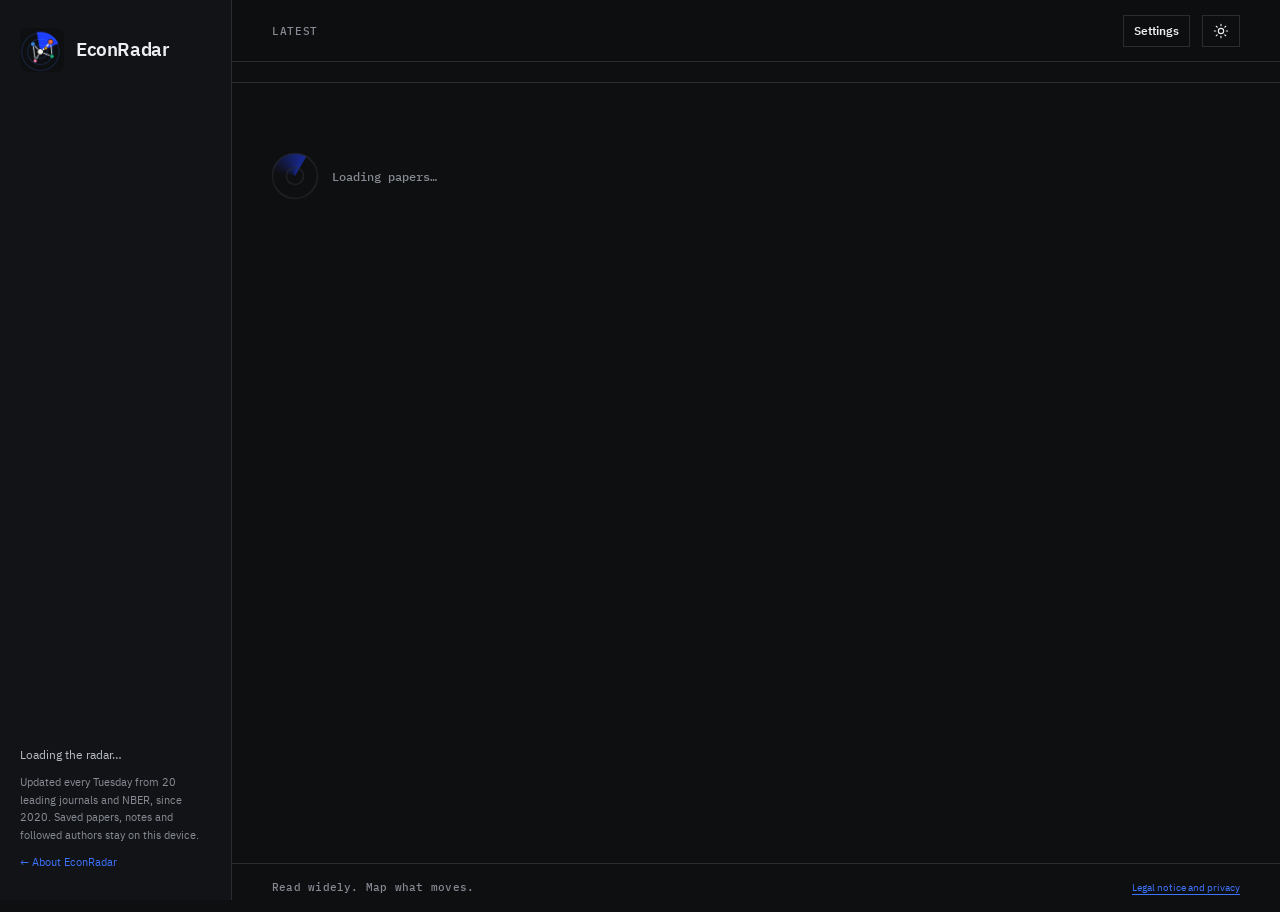
<file: index.html>
<!doctype html>
<html lang="en">
<head>
<meta charset="utf-8">
<meta name="viewport" content="width=device-width, initial-scale=1">
<title>EconRadar</title>
<meta http-equiv="refresh" content="0; url=radar/">
<link rel="canonical" href="radar/">
</head>
<body>
<p><a href="radar/">EconRadar</a></p>
</body>
</html>
</file>
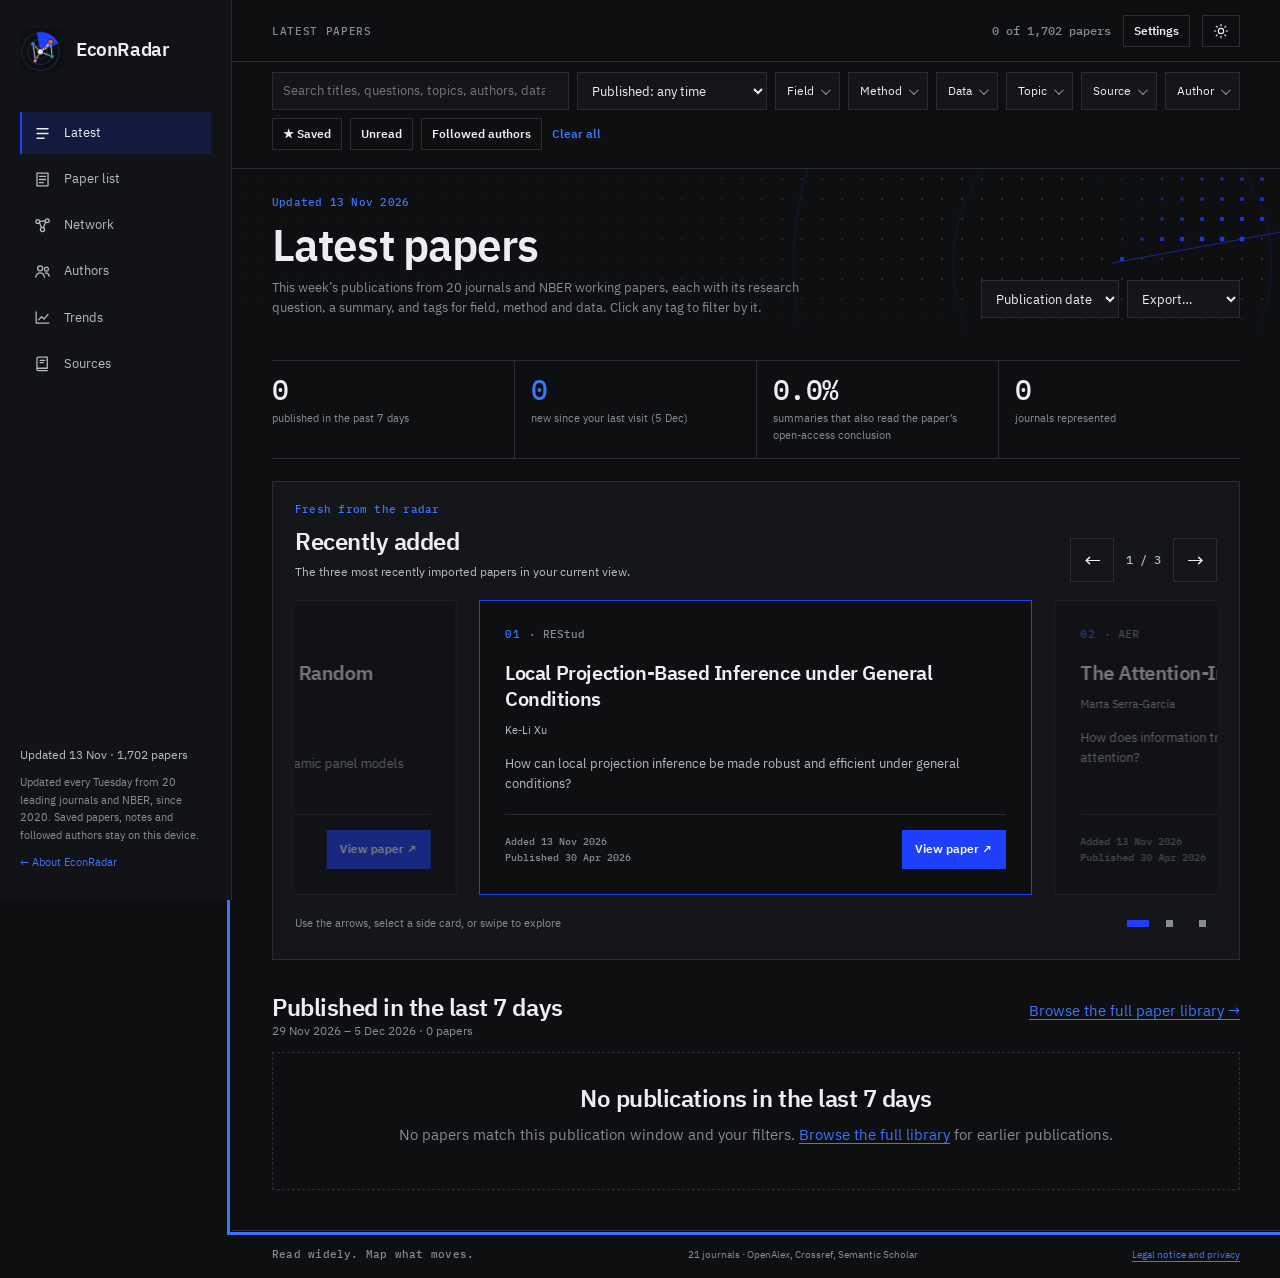
<file: radar/index.html>
<!doctype html>
<html lang="en">
<head>
  <meta charset="utf-8">
  <meta name="viewport" content="width=device-width,initial-scale=1,viewport-fit=cover">
  <meta name="theme-color" content="#0e0f11">
  <script>/* dark unless light was chosen on this device; set before the first paint */try{if(localStorage.getItem('econradar-theme')==='light'){document.documentElement.dataset.theme='light';document.querySelector('meta[name="theme-color"]').content='#ffffff'}}catch(e){}</script>
  <meta name="description" content="New papers from the top economics journals, summarised, tagged and mapped: methods, fields, data and who works on what.">
  <meta name="apple-mobile-web-app-capable" content="yes">
  <meta name="apple-mobile-web-app-title" content="Lit Radar">
  <link rel="manifest" href="manifest.webmanifest">
  <link rel="icon" href="icon-192.png" type="image/png" sizes="192x192">
  <link rel="apple-touch-icon" href="icon-180.png">
  <link rel="stylesheet" href="style.css?v=20">
  <title>EconRadar</title>
</head>
<body>
  <a class="skip" href="#main">Skip to content</a>
  <div class="app-shell">
    <aside class="sidebar">
      <a class="brand" href="#latest"><img src="icon-192.png" alt=""><span>EconRadar</span></a>
      <nav id="nav" aria-label="Main navigation"></nav>
      <div class="side-note">
        <p id="side-status">Loading the radar…</p>
        <p class="side-small">Updated every Tuesday from 20 leading journals and NBER, since 2020. Saved papers, notes and followed authors stay on this device.</p>
        <a href="https://rfernex.github.io/econradar.html">← About EconRadar</a>
      </div>
    </aside>
    <div class="workspace">
      <header class="topbar">
        <span id="crumb">LATEST</span>
        <div class="top-right"><span id="top-count"></span><button id="filter-toggle" class="btn ghost small" type="button" aria-expanded="false" aria-controls="filter-bar">Filters <b id="filter-count" hidden></b></button><button id="settings-toggle" class="btn ghost small" type="button" aria-haspopup="dialog">Settings</button><button id="theme-toggle" class="btn ghost small theme-btn" type="button" aria-label="Switch to light theme"><svg class="i-sun" viewBox="0 0 24 24" aria-hidden="true"><circle cx="12" cy="12" r="4"/><path d="M12 2v2M12 20v2M2 12h2M20 12h2M4.9 4.9l1.4 1.4M17.7 17.7l1.4 1.4M4.9 19.1l1.4-1.4M17.7 6.3l1.4-1.4"/></svg><svg class="i-moon" viewBox="0 0 24 24" aria-hidden="true"><path d="M20 14.5A8 8 0 0 1 9.5 4a8 8 0 1 0 10.5 10.5z"/></svg></button></div>
      </header>
      <section id="filter-bar" class="filter-bar" aria-label="Filters"></section>
      <main id="main" tabindex="-1"><div class="loading radar-loader" role="status"><span class="radar-spin" aria-hidden="true"></span><span>Loading papers…</span></div></main>
      <footer><span>Read widely. Map what moves.</span><span id="footer-status"></span><a href="https://rfernex.github.io/legal.html" target="_blank" rel="noopener">Legal notice and privacy</a></footer>
    </div>
  </div>
  <dialog id="dialog"><form method="dialog" class="dialog-close"><button class="icon-button" aria-label="Close">×</button></form><div id="dialog-content"></div></dialog>
  <dialog id="settings-dialog" aria-labelledby="settings-title">
    <form method="dialog" class="dialog-close"><button class="icon-button" aria-label="Close settings">×</button></form>
    <h2 id="settings-title">Settings</h2>
    <section class="panel zotero-settings" aria-labelledby="zotero-title">
      <h3 id="zotero-title">Zotero</h3>
      <p class="small muted">Save paper references directly to My Library. Your API key is stored in this browser and excluded from EconRadar backups.</p>
      <form id="zotero-form" autocomplete="off">
        <p class="small">Create a dedicated key with <strong>Allow library access</strong> and <strong>Allow write access</strong> enabled for your personal library.</p>
        <a class="small" href="https://www.zotero.org/settings/keys/new" target="_blank" rel="noopener noreferrer">Create a Zotero API key ↗</a>
        <label for="zotero-key">Zotero API key</label>
        <input id="zotero-key" type="password" required autocomplete="off" autocapitalize="none" spellcheck="false">
        <button id="zotero-connect" type="submit" class="btn">Connect Zotero</button>
      </form>
      <p id="zotero-status" class="small" role="status"></p>
      <button id="zotero-disconnect" type="button" class="btn ghost" hidden>Disconnect Zotero</button>
    </section>
  </dialog>
  <div id="tooltip" class="tooltip" role="status" hidden></div>
  <div id="toast" class="toast" role="status" aria-live="polite"></div>
  <script src="vendor/d3.min.js"></script>
  <script type="module" src="app.mjs?v=21"></script>

<link rel="stylesheet" href="../shared/motion.css?v=1">
<script type="module" src="../shared/motion.mjs?v=1"></script>
</body>
</html>
</file>
<file: radar/style.css>
/* EconRadar. Tokens first; every colour below is a role. Dark is the default theme;
   light applies when the top-bar toggle sets data-theme="light" on <html>. */
@font-face{font-family:"IBM Plex Sans";font-weight:400;font-style:normal;font-display:swap;src:url(vendor/plex/IBMPlexSans-Regular.woff2) format("woff2")}
@font-face{font-family:"IBM Plex Sans";font-weight:500;font-style:normal;font-display:swap;src:url(vendor/plex/IBMPlexSans-Medium.woff2) format("woff2")}
@font-face{font-family:"IBM Plex Sans";font-weight:600 700;font-style:normal;font-display:swap;src:url(vendor/plex/IBMPlexSans-SemiBold.woff2) format("woff2")}
@font-face{font-family:"IBM Plex Mono";font-weight:400 600;font-style:normal;font-display:swap;src:url(vendor/plex/IBMPlexMono-Medium.woff2) format("woff2")}
:root{color-scheme:dark;--sans:"IBM Plex Sans","Helvetica Neue",Arial,sans-serif;--mono:"IBM Plex Mono",ui-monospace,SFMono-Regular,Menlo,monospace;
 --paper:#0e0f11;--card:#15161a;--surface-1:#15161a;--rail:#121316;--ink:#eceef1;--text-primary:#eceef1;--text-secondary:#b6bac2;--muted:#868b94;--line:#2a2c32;--line-soft:#1f2126;
 --accent:#1f3fff;--accent-ink:#ffffff;--accent-soft:#121a40;--accent-hi:#3d74ff;--focus:#3d74ff;--shadow:none;
 --net-edge:#5c6068;--net-new:#f2f3f5;--net-muted:#33363d;--kind-method:#d4d7dd;--kind-data:#8a8e96;
 --series-1:#3987e5;--series-2:#d95926;--series-3:#199e70;--series-4:#c98500;--series-5:#d55181;--series-6:#008300;--series-7:#9085e9;--series-8:#e66767;--series-other:#7d827c;
 --seq-1:#1a2c40;--seq-2:#104281;--seq-3:#184f95;--seq-4:#256abf;--seq-5:#3987e5;--seq-6:#6da7ec;--seq-7:#9ec5f4;
 --good:#3fbf5f;--warn-bg:#3a2f1c;--warn-ink:#f0cc8e;--dot:134,139,148;--hot:31,63,255;
 font:15px/1.55 var(--sans);background:var(--paper);color:var(--ink)}
:root[data-theme="light"]{color-scheme:light;
 --paper:#ffffff;--card:#ffffff;--surface-1:#ffffff;--rail:#f4f5f6;--ink:#0d0e10;--text-primary:#0d0e10;--text-secondary:#3a3d44;--muted:#5f636b;--line:#e3e5e8;--line-soft:#eceef1;
 --accent:#1f3fff;--accent-ink:#ffffff;--accent-soft:#eceeff;--accent-hi:#1f3fff;--focus:#4d66ff;--shadow:none;
 --net-edge:#8f939a;--net-new:#0d0e10;--net-muted:#d3d6db;--kind-method:#3a3d44;--kind-data:#8a8e96;
 --series-1:#2a78d6;--series-2:#eb6834;--series-3:#1baf7a;--series-4:#eda100;--series-5:#e87ba4;--series-6:#008300;--series-7:#6250d6;--series-8:#e34948;--series-other:#9a9d97;
 --seq-1:#cde2fb;--seq-2:#9ec5f4;--seq-3:#6da7ec;--seq-4:#3987e5;--seq-5:#256abf;--seq-6:#184f95;--seq-7:#0d366b;
 --good:#0ca30c;--warn-bg:#f6ead6;--warn-ink:#80561c;--dot:154,158,166;--hot:31,63,255}
*{box-sizing:border-box}body{margin:0;background:var(--paper)}button,input,select,textarea{font:inherit;color:inherit}button{cursor:pointer}
a{color:var(--accent-hi);text-underline-offset:3px}[hidden]{display:none!important}
:focus-visible{outline:3px solid var(--focus);outline-offset:2px}
.skip{position:absolute;left:-999px;top:8px;z-index:30;background:var(--card);padding:8px 12px;border-radius:0}.skip:focus{left:8px}
h1,h2,h3,.serif{font-family:var(--sans);font-weight:600;letter-spacing:-.02em}
h1{font-size:clamp(30px,4vw,44px);line-height:1.08;margin:0 0 10px}h2{font-size:24px;line-height:1.25;margin:0 0 10px}h3{font-size:18px;line-height:1.35;margin:0 0 6px}p{margin:0 0 12px}
.eyebrow{display:block;text-transform:uppercase;letter-spacing:.16em;color:var(--muted);font-size:10px;font-weight:650;margin-bottom:10px}
.muted{color:var(--muted)}.small{font-size:12px}.nowrap{white-space:nowrap}

/* shell */
.sidebar{position:fixed;inset:0 auto 0 0;width:232px;padding:28px 20px;background:var(--rail);border-right:1px solid var(--line);display:flex;flex-direction:column;z-index:5}
.brand{display:flex;gap:12px;align-items:center;text-decoration:none;color:var(--ink);font:600 19px/1.15 var(--sans);letter-spacing:-.02em}.brand img{width:44px;height:44px;border-radius:0}
.brand small{display:block;font:500 9px/2 var(--mono);letter-spacing:.08em;color:var(--muted)}
#nav{display:grid;gap:4px;margin-top:40px}
.nav-link{display:flex;align-items:center;gap:12px;padding:11px 13px;border-radius:0;text-decoration:none;color:var(--text-secondary);font-size:13px}
.nav-link svg{width:19px;height:19px;fill:none;stroke:currentColor;stroke-width:1.6;stroke-linecap:round;stroke-linejoin:round;flex:none}
.nav-link:hover{background:var(--accent-soft)}.nav-link.active{background:var(--accent);color:var(--accent-ink)}
.side-note{margin-top:auto;color:var(--muted);font-size:11px;line-height:1.6}.side-note p{margin:0 0 10px}.side-note a{text-decoration:none}
#side-status{color:var(--text-secondary);font-size:12px}
.workspace{margin-left:232px;min-width:0}
.topbar{position:sticky;top:0;z-index:4;height:62px;display:flex;align-items:center;justify-content:space-between;gap:12px;padding:0 40px;background:color-mix(in srgb,var(--paper) 92%,transparent);backdrop-filter:blur(10px);border-bottom:1px solid var(--line);color:var(--muted);font-size:10px;letter-spacing:1.5px}
.top-right{display:flex;align-items:center;gap:12px;letter-spacing:0;font-size:12px}
main{max-width:1320px;margin:0 auto;padding:30px 40px 40px;min-height:calc(100dvh - 120px)}
footer{border-top:1px solid var(--line);display:flex;justify-content:space-between;gap:12px;padding:16px 40px;color:var(--muted);font-size:10px}footer span:first-child{font:500 11px var(--mono);letter-spacing:.02em}
.loading{color:var(--muted)}

/* buttons, inputs, chips */
.btn{border:1px solid transparent;border-radius:0;min-height:38px;padding:8px 14px;background:var(--accent);color:var(--accent-ink);font-weight:650;font-size:12px;display:inline-flex;align-items:center;justify-content:center;gap:7px;text-decoration:none}
.btn:hover{filter:brightness(1.07)}.btn.ghost{background:transparent;border-color:var(--line);color:var(--ink)}.btn.ghost:hover{background:var(--accent-soft)}
.btn.small{min-height:32px;padding:5px 10px;font-size:11.5px}.btn[aria-pressed="true"]{background:var(--accent);color:var(--accent-ink);border-color:var(--accent)}
.btn b{display:inline-grid;place-items:center;min-width:18px;height:18px;border-radius:0;background:var(--accent);color:var(--accent-ink);font-size:10px;padding:0 5px}
.btn[aria-pressed="true"] b{background:var(--accent-ink);color:var(--accent-hi)}
.text-btn{border:0;background:none;color:var(--accent-hi);font-size:12px;font-weight:650;padding:4px 2px}
input[type=search],input[type=text],input[type=date],input[type=password],select,textarea{border:1px solid var(--line);background:var(--card);border-radius:0;padding:8px 10px;min-height:38px;font-size:13px;max-width:100%}
textarea{width:100%;min-height:90px;resize:vertical;line-height:1.5}
label.inline{display:inline-flex;align-items:center;gap:7px;font-size:12px;color:var(--text-secondary)}
.seg{display:inline-flex;border:1px solid var(--line);border-radius:0;padding:3px;gap:3px;background:var(--card)}.seg button{border:0;background:none;border-radius:0;padding:6px 12px;font-size:12px;color:var(--text-secondary)}
.seg button[aria-pressed="true"]{background:var(--accent);color:var(--accent-ink)}
.chip{display:inline-flex;align-items:center;gap:6px;border-radius:0;padding:3px 9px;background:var(--line-soft);color:var(--text-secondary);font-size:11px;line-height:1.5;border:0;text-decoration:none;max-width:100%}
.chip.btnish{cursor:pointer}.chip.btnish:hover{background:var(--accent-soft);color:var(--ink)}.chip.btnish[aria-pressed="true"]{background:var(--accent);color:var(--accent-ink)}
.chip .dot,.dot{display:inline-block;width:9px;height:9px;border-radius:50%;flex:none}
.chip.method::before{content:"";width:8px;height:8px;background:var(--kind-method);border-radius:0;flex:none}
.chip.data::before{content:"";width:8px;height:8px;background:var(--kind-data);transform:rotate(45deg);flex:none}
.chip.topic{background:transparent;border:1px solid var(--line)}
.chip.first{background:var(--warn-bg);color:var(--warn-ink);font-weight:600}
.chip.removable{background:var(--accent-soft);color:var(--ink)}.chip.removable button{border:0;background:none;padding:0 0 0 2px;font-size:14px;line-height:1;color:var(--muted)}
.chips{display:flex;flex-wrap:wrap;gap:5px}

/* filter bar */
.filter-bar{position:sticky;top:62px;z-index:3;background:var(--paper);border-bottom:1px solid var(--line);padding:10px 40px}
.filter-row{display:flex;flex-wrap:wrap;gap:8px;align-items:center}
.filter-row input[type=search]{flex:1 1 220px;min-width:180px}
.pick{position:relative}.pick>summary{list-style:none;display:inline-flex;align-items:center;gap:7px;border:1px solid var(--line);border-radius:0;min-height:38px;padding:7px 11px;font-size:12px;background:var(--card);cursor:pointer;user-select:none}
.pick>summary::-webkit-details-marker{display:none}.pick>summary::after{content:"";width:6px;height:6px;border-right:1.5px solid currentColor;border-bottom:1.5px solid currentColor;transform:rotate(45deg) translateY(-2px);opacity:.6}
.pick[open]>summary,.pick.on>summary{border-color:var(--accent)}.pick>summary b{background:var(--accent);color:var(--accent-ink);border-radius:0;font-size:10px;padding:1px 6px}
.pick-panel{position:absolute;left:0;top:calc(100% + 6px);z-index:8;width:min(340px,86vw);max-height:min(60vh,460px);overflow:auto;background:var(--card);border:1px solid var(--line);border-radius:0;box-shadow:var(--shadow);padding:10px}
.pick-panel input[type=search]{width:100%;margin-bottom:8px}
.pick-group{margin:6px 0 10px}.pick-group>button{display:flex;align-items:center;gap:7px;border:0;background:none;padding:3px 2px;font-size:10px;letter-spacing:.12em;text-transform:uppercase;color:var(--muted);font-weight:700}
.pick-opt{display:flex;align-items:center;gap:8px;padding:5px 4px;border-radius:0;font-size:12.5px;cursor:pointer}.pick-opt:hover{background:var(--accent-soft)}
.pick-opt input{accent-color:var(--accent);width:15px;height:15px;margin:0}.pick-opt .n{margin-left:auto;color:var(--muted);font-size:11px}
.active-filters{display:flex;flex-wrap:wrap;gap:6px;margin-top:8px}

/* layout pieces */
.heading{display:flex;align-items:flex-end;justify-content:space-between;gap:18px;margin-bottom:20px;flex-wrap:wrap}
.heading p{margin:0;color:var(--muted);font-size:13px;max-width:70ch}
.toolbar{display:flex;gap:8px;flex-wrap:wrap;align-items:center}
.panel{background:var(--card);border:1px solid var(--line);border-radius:0;padding:18px;box-shadow:var(--shadow)}
.grid-2{display:grid;grid-template-columns:repeat(2,minmax(0,1fr));gap:16px}.grid-3{display:grid;grid-template-columns:repeat(3,minmax(0,1fr));gap:16px}
.stats{display:grid;grid-template-columns:repeat(4,minmax(0,1fr));gap:10px;margin-bottom:22px}
.stat{background:var(--card);border:1px solid var(--line);border-radius:0;padding:13px 15px}.stat strong{display:block;font:500 28px/1.1 var(--mono);letter-spacing:-.02em;color:var(--ink)}.stat span{display:block;color:var(--muted);font-size:11px;margin-top:4px}
.empty{border:1px dashed var(--line);border-radius:0;padding:30px 20px;text-align:center;color:var(--muted)}.empty h2{color:var(--ink)}
.notice{padding:12px 14px;border-radius:0;background:var(--accent-soft);font-size:12.5px;color:var(--text-secondary);line-height:1.6}.notice.warn{background:var(--warn-bg);color:var(--warn-ink)}
.section-head{display:flex;align-items:baseline;justify-content:space-between;gap:12px;margin:26px 0 12px;flex-wrap:wrap}.section-head h2{margin:0}.section-head p{margin:0;color:var(--muted);font-size:12px}

/* paper cards */
.day-head{display:flex;align-items:baseline;gap:12px;margin:26px 0 10px;padding-bottom:6px;border-bottom:1px solid var(--line)}.day-head h2{margin:0;font-size:21px}.day-head span{color:var(--muted);font-size:12px}
.papers{display:grid;gap:12px}
.paper{background:var(--card);border:1px solid var(--line);border-radius:0;padding:16px 18px;display:grid;gap:8px;position:relative}
.paper.is-read{opacity:.78}.paper.is-read .p-title{font-weight:400}
.p-meta{display:flex;flex-wrap:wrap;gap:6px 12px;align-items:center;font-size:11.5px;color:var(--muted)}.p-meta .journal{font-weight:700;color:var(--text-secondary);letter-spacing:.02em}
.p-title{font:600 17px/1.35 var(--sans);margin:0;color:var(--ink)}
.p-title button{all:unset;cursor:pointer}.p-title button:hover{text-decoration:underline;text-underline-offset:3px}.p-title button:focus-visible{outline:3px solid var(--focus);outline-offset:2px}
.p-authors{font-size:12px;color:var(--text-secondary);display:flex;flex-wrap:wrap;gap:2px 4px}.p-authors button{border:0;background:none;padding:0;color:inherit;font-size:inherit;text-decoration:underline;text-decoration-color:var(--line);text-underline-offset:3px}
.p-authors button.followed{color:var(--accent-hi);font-weight:650}
.p-question{font:400 15.5px/1.5 var(--sans);color:var(--ink);margin:2px 0;padding-left:10px;border-left:2px solid var(--accent)}.p-question.auto{font-style:normal;font-family:inherit;font-size:13.5px;color:var(--text-secondary)}
.p-summary{font-size:13.5px;line-height:1.6;color:var(--text-secondary);margin:0}
.p-line{font-size:13.5px;line-height:1.55;color:var(--ink);margin:0}.p-line b{display:inline-block;min-width:104px;margin-right:8px;font-size:10px;font-weight:700;letter-spacing:.1em;text-transform:uppercase;color:var(--accent-hi)}.p-line.auto{color:var(--text-secondary)}
@media(max-width:760px){.p-line b{display:block;min-width:0;margin:0 0 1px}}
.p-tags{display:flex;flex-wrap:wrap;gap:5px}
.p-actions{display:flex;flex-wrap:wrap;gap:6px;align-items:center;margin-top:2px}
.p-actions .icon-toggle{border:1px solid var(--line);background:transparent;border-radius:0;min-height:30px;padding:3px 9px;font-size:11.5px;color:var(--text-secondary)}
.p-actions .icon-toggle[aria-pressed="true"]{background:var(--accent);border-color:var(--accent);color:var(--accent-ink)}
.p-actions a{font-size:11.5px}
.badge{display:inline-block;border-radius:0;padding:1px 6px;font-size:10px;font-weight:700;letter-spacing:.04em}.badge.auto{background:var(--line-soft);color:var(--muted)}.badge.new{background:var(--ink);color:var(--paper)}
details.more summary{cursor:pointer;color:var(--accent-hi);font-size:12px;font-weight:650;list-style:none}details.more summary::-webkit-details-marker{display:none}
details.more[open] summary{margin-bottom:6px}
.load-more{display:flex;justify-content:center;margin:20px 0}

/* network */
.net-layout{display:grid;grid-template-columns:minmax(0,1fr) 330px;gap:16px;align-items:start}
.net-stage{position:relative;height:min(72dvh,760px);min-height:420px;border:1px solid var(--line);border-radius:0;overflow:hidden;background:var(--surface-1)}
.net-canvas{display:block;touch-action:none;cursor:grab}
.net-legend{position:absolute;left:10px;bottom:10px;max-width:calc(100% - 20px);background:color-mix(in srgb,var(--surface-1) 90%,transparent);border:1px solid var(--line);border-radius:0;padding:8px 10px;font-size:11px;color:var(--text-secondary);display:flex;flex-wrap:wrap;gap:4px 12px;pointer-events:none}
.net-legend span{display:inline-flex;align-items:center;gap:5px}
.legend-shape{display:inline-block;width:10px;height:10px;background:var(--kind-method)}.legend-shape.circle{border-radius:50%}.legend-shape.ring{border-radius:50%;background:transparent;border:2.5px solid var(--muted)}.legend-shape.diamond{transform:rotate(45deg) scale(.85);background:var(--kind-data)}
.legend-line{display:inline-block;width:18px;border-top:2px dashed var(--net-new)}
.net-overlay{position:absolute;right:10px;top:10px;display:flex;gap:6px}
.net-side{display:grid;grid-template-columns:minmax(0,1fr);gap:12px;max-height:min(72dvh,760px);overflow:auto}
.net-side h3{margin:0}.net-side .kind{font-size:10px;letter-spacing:.14em;text-transform:uppercase;color:var(--muted);font-weight:700}
.tie-list{list-style:none;margin:0;padding:0;display:grid;gap:2px}.tie-list li{display:flex;align-items:center;gap:8px;font-size:12.5px;padding:5px 4px;border-radius:0}
.tie-list li button{all:unset;cursor:pointer;flex:1;min-width:0;overflow:hidden;text-overflow:ellipsis;white-space:nowrap}.tie-list li button:hover{text-decoration:underline}
.tie-list li button:focus-visible{outline:3px solid var(--focus)}
.tie-list .w{color:var(--muted);font-variant-numeric:tabular-nums;font-size:11px}.tie-list .new-tag{font-size:9px;font-weight:700;letter-spacing:.06em;color:var(--paper);background:var(--ink);border-radius:0;padding:1px 4px}
.mini-paper{border-top:1px solid var(--line-soft);padding:8px 0 4px;font-size:12.5px}.mini-paper button{all:unset;cursor:pointer;font-weight:600;color:var(--ink);line-height:1.4}.mini-paper button:hover{text-decoration:underline}
.mini-paper small{display:block;color:var(--muted);font-size:11px;margin-top:2px}
.timeline{display:flex;align-items:center;gap:10px;margin:12px 0 0;flex-wrap:wrap}.timeline input[type=range]{flex:1 1 240px;accent-color:var(--accent)}.timeline output{font-size:12px;color:var(--text-secondary);font-variant-numeric:tabular-nums;min-width:200px}
.spark{display:flex;align-items:flex-end;gap:2px;height:34px}.spark i{display:block;flex:1;background:var(--seq-4);border-radius:0 0 0;min-height:1px}

/* charts */
.chart-wrap{position:relative}.chart svg{display:block;width:100%;height:auto;overflow:visible}
.chart text{fill:var(--muted);font-size:11px;font-family:inherit}.chart .grid line{stroke:var(--line-soft)}.chart .axis-label{fill:var(--text-secondary)}
.legend{display:flex;flex-wrap:wrap;gap:6px 14px;font-size:12px;color:var(--text-secondary);margin:8px 0 4px}.legend span{display:inline-flex;align-items:center;gap:6px}.legend i{width:10px;height:10px;border-radius:0;display:inline-block}
table.data{width:100%;border-collapse:collapse;font-size:12.5px}table.data th,table.data td{text-align:left;padding:7px 8px;border-bottom:1px solid var(--line-soft);vertical-align:top}
table.data th{font-size:10px;letter-spacing:.1em;text-transform:uppercase;color:var(--muted);font-weight:700}table.data td.num,table.data th.num{text-align:right;font-variant-numeric:tabular-nums}
table.data button.link{all:unset;cursor:pointer;color:var(--ink);font-weight:600}table.data button.link:hover{text-decoration:underline}table.data button.link:focus-visible{outline:3px solid var(--focus)}
.table-scroll{overflow-x:auto}
.heat{border-collapse:separate;border-spacing:2px;font-size:11.5px;width:auto}.heat td{min-width:64px}.heat th{font-weight:600;color:var(--muted);font-size:10.5px;padding:4px;text-align:center;vertical-align:bottom}
.heat th.row{text-align:left;color:var(--ink);font-size:12px;white-space:nowrap;max-width:220px;overflow:hidden;text-overflow:ellipsis}.heat th.row button{all:unset;cursor:pointer}.heat th.row button:hover{text-decoration:underline}
.heat td{height:28px;min-width:38px;border-radius:0;text-align:center;font-variant-numeric:tabular-nums;color:var(--ink);background:var(--line-soft)}
.heat td.l1{background:var(--seq-1)}.heat td.l2{background:var(--seq-2)}.heat td.l3{background:var(--seq-3);color:#fff}.heat td.l4{background:var(--seq-4);color:#fff}.heat td.l5{background:var(--seq-5);color:#fff}.heat td.l6{background:var(--seq-6);color:#fff}
:root:not([data-theme="light"]) .heat td.l1,:root:not([data-theme="light"]) .heat td.l2{color:#fff}:root:not([data-theme="light"]) .heat td.l5,:root:not([data-theme="light"]) .heat td.l6{color:#0b0b0b}
.bars{display:grid;gap:7px}.bar-row{display:grid;grid-template-columns:150px 1fr 34px;gap:8px;align-items:center;font-size:12px}.bar-row .track{height:8px;background:var(--line-soft);border-radius:0;overflow:hidden}.bar-row .fill{height:100%;border-radius:0 4px 4px 0}.bar-row .n{text-align:right;color:var(--muted);font-variant-numeric:tabular-nums}
.riser{display:flex;align-items:center;gap:8px;font-size:12.5px;padding:5px 0;border-bottom:1px solid var(--line-soft)}.riser .delta{margin-left:auto;font-variant-numeric:tabular-nums;font-size:11.5px;color:var(--text-secondary)}
.frontier{list-style:none;padding:0;margin:0;display:grid;gap:10px}.frontier li{display:grid;gap:4px;padding:10px 0;border-bottom:1px solid var(--line-soft)}.frontier time{font-size:11px;color:var(--muted)}
.frontier button.link{all:unset;cursor:pointer;font-weight:600;color:var(--ink);font-size:13px}.frontier button.link:hover{text-decoration:underline}

/* dialog, tooltip, toast */
dialog{width:min(760px,calc(100vw - 24px));max-height:min(90dvh,960px);overflow:auto;border:1px solid var(--line);border-radius:0;padding:24px 26px;background:var(--card);color:var(--ink)}
dialog::backdrop{background:#05060899}.dialog-close{display:flex;justify-content:flex-end;margin:-12px -12px 4px;position:sticky;top:-12px;z-index:1}
.icon-button{border:0;background:var(--line-soft);border-radius:50%;width:34px;height:34px;font-size:21px;color:var(--muted)}
.detail-grid{display:grid;grid-template-columns:150px 1fr;gap:6px 14px;font-size:13px;margin:14px 0}.detail-grid dt{color:var(--muted);font-size:11px;letter-spacing:.06em;text-transform:uppercase;padding-top:2px}.detail-grid dd{margin:0;color:var(--text-secondary)}
.tooltip{position:fixed;z-index:40;pointer-events:none;max-width:300px;background:var(--ink);color:var(--paper);border-radius:0;padding:8px 10px;font-size:12px;line-height:1.45;box-shadow:var(--shadow)}.tooltip b{display:block;font-size:12.5px}.tooltip span{opacity:.8}
.toast{position:fixed;bottom:22px;left:50%;transform:translate(-50%,20px);background:var(--ink);color:var(--paper);padding:11px 16px;border-radius:0;opacity:0;pointer-events:none;transition:.2s;font-size:12px;z-index:50;max-width:calc(100vw - 32px)}.toast.show{opacity:1;transform:translate(-50%,0)}
.setup ol{padding-left:20px;font-size:13px;line-height:1.7;color:var(--text-secondary)}.setup code{background:var(--line-soft);padding:1px 5px;border-radius:0;font-size:12px;overflow-wrap:anywhere}

@media (max-width:1100px){.net-layout{grid-template-columns:minmax(0,1fr)}.net-side{max-height:none}.grid-3{grid-template-columns:1fr 1fr}}
@media (max-width:760px){
 .sidebar{inset:auto 0 0;width:100%;height:68px;padding:6px 8px calc(6px + env(safe-area-inset-bottom));border-right:0;border-top:1px solid var(--line);background:color-mix(in srgb,var(--rail) 94%,transparent);backdrop-filter:blur(12px);flex-direction:row}
 .brand,.side-note{display:none}#nav{grid-template-columns:none;grid-auto-flow:column;grid-auto-columns:minmax(0,1fr);gap:2px;margin:0;width:100%}
 .nav-link{flex-direction:column;justify-content:center;gap:3px;padding:4px 2px;font-size:9.5px}.workspace{margin:0}
 .topbar{padding:0 16px;height:54px;font-size:9px}.filter-bar{top:54px;padding:8px 16px}main{padding:20px 16px 100px}footer{padding:14px 16px 92px}
 .filter-bar:not(.open) .filter-row,.filter-bar:not(.open) .active-filters{display:none}.filter-bar:not(.open){padding:0;border:0}
 .stats{grid-template-columns:repeat(2,minmax(0,1fr))}.grid-2,.grid-3{grid-template-columns:1fr}.net-stage{height:62dvh;min-height:360px}
 .detail-grid{grid-template-columns:1fr}.bar-row{grid-template-columns:110px 1fr 30px}.toast{bottom:calc(84px + env(safe-area-inset-bottom))}
 dialog{padding:18px 16px}.pick-panel{position:fixed;left:12px;right:12px;top:auto;bottom:80px;width:auto}
 .net-legend{left:6px;bottom:6px;max-width:calc(100% - 12px);padding:5px 7px;gap:2px 8px;font-size:9.5px}.net-legend .dot{width:7px;height:7px}
}
@media (min-width:761px){#filter-toggle{display:none}}
/* Focus tab */
.focus-filters{display:grid;gap:10px;margin:4px 0 18px;padding:12px;border:1px solid var(--line);border-radius:0;background:var(--surface-1)}
.strand-chips .chip{font-size:12px}
.heat td .cell{all:unset;cursor:pointer;display:block;width:100%;height:100%;line-height:28px;border-radius:0}.heat td .cell:hover{outline:2px solid var(--ink);outline-offset:-2px}.heat td .cell:focus-visible{outline:3px solid var(--focus,var(--accent))}
.mix{display:flex;gap:2px;width:120px;height:10px}.mix i{display:block;border-radius:0;min-width:3px}
.net-side h4{margin:0 0 4px;font-size:12px;letter-spacing:.06em;text-transform:uppercase;color:var(--muted)}
.list-tools{margin-bottom:12px;justify-content:space-between}
.ff-toggle{display:none}
@media (max-width:760px){
 .strand-chips{flex-wrap:nowrap;overflow-x:auto;padding-bottom:4px;scrollbar-width:thin}.strand-chips .chip{flex:none}
 .ff-toggle{display:inline-flex;justify-self:start}
 .focus-filters:not(.open) .filter-row{display:none}
 .heat th.row{max-width:150px}
}
.tie-list .shared{display:block;font-weight:400;font-size:11px;margin-top:2px}
.tie-list .shared strong{color:var(--ink);font-weight:700}
.match-features{display:flex;flex-wrap:wrap;gap:6px;margin-top:10px}
.match-feature{display:inline-flex;flex-direction:column;gap:2px;padding:6px 10px;border-radius:0;background:var(--accent-soft);color:var(--ink);font-size:12px;max-width:100%;overflow-wrap:anywhere}
.match-feature small{color:var(--text-secondary);font-size:10px}
.tie-list li button:has(.shared){white-space:normal;overflow:visible}
.table-wrap{overflow-x:auto}

/* A persistent three-card stage: position, surface tilt, and raised content have separate depths. */
.spotlight{margin:22px 0 32px;padding:24px;border:1px solid var(--line);border-radius:0;background:var(--card);overflow:hidden}
.spotlight-head{display:flex;justify-content:space-between;align-items:end;gap:16px;position:relative;z-index:2}.spotlight-head h2{font:600 24px/1.15 var(--sans);margin:4px 0 8px}.spotlight-head p{font-size:12px;color:var(--text-secondary);margin:0}
.spotlight-controls{display:flex;align-items:center;gap:12px;flex:none;font-size:12px;color:var(--text-secondary)}.spotlight-controls button{width:44px;height:44px;border-radius:50%;border:1px solid var(--line);background:var(--card);box-shadow:0 3px 0 var(--line),0 7px 14px #10292d18;color:var(--ink);font-size:21px;transition:transform .2s}.spotlight-controls button:hover{transform:translateY(-2px)}.spotlight-controls button:active{transform:translateY(2px)}.spotlight-controls button:disabled{opacity:.4;cursor:default}
.spotlight-deck{display:grid;grid-template-columns:1fr;perspective:1200px;isolation:isolate;padding:44px 0 56px;touch-action:pan-y}
.spotlight-deck:before{content:"";grid-area:1/1;align-self:end;justify-self:center;width:74%;height:34px;border-radius:50%;background:#10292d30;filter:blur(18px);transform:translateY(32px);pointer-events:none}
.spotlight-card{grid-area:1/1;align-self:stretch;justify-self:center;width:52%;max-width:500px;position:relative;transform-style:preserve-3d;transition:transform .75s cubic-bezier(.22,.8,.24,1),filter .75s;will-change:transform}
.spotlight-card.previous{z-index:1;transform:translateX(-66%) translateZ(-180px) rotateY(32deg) rotateZ(-4deg);filter:brightness(.86)}
.spotlight-card.next{z-index:1;transform:translateX(66%) translateZ(-180px) rotateY(-32deg) rotateZ(4deg);filter:brightness(.86)}
.spotlight-card.active{z-index:3;transform:translateZ(65px) rotateX(2deg)}
.spotlight-face{position:relative;height:100%;min-height:300px;display:flex;flex-direction:column;padding:25px;border:1px solid var(--line);border-radius:0;background:var(--card);box-shadow:1px 1px 0 var(--line),2px 3px 0 var(--line),3px 5px 0 var(--line),4px 7px 0 var(--line),0 26px 32px -12px #10292d55;transform-style:preserve-3d;transform:rotateX(var(--tilt-x,0deg)) rotateY(var(--tilt-y,0deg));transition:transform .18s ease-out,border-color .4s}
.spotlight-face:before{content:"";position:absolute;inset:0;border-radius:inherit;background:radial-gradient(circle at var(--shine-x,35%) var(--shine-y,15%),#ffffff35,transparent 65%);pointer-events:none;transform:translateZ(1px)}
.spotlight-card.active .spotlight-face{border-color:var(--accent)}
.spotlight-pick{position:absolute;inset:0;z-index:4;border:0;background:transparent;border-radius:0}.spotlight-card.active .spotlight-pick{display:none}
.spotlight-index{font-size:11px;font-weight:700;color:var(--accent-hi);letter-spacing:.1em;transform:translateZ(18px)}.spotlight-index span{color:var(--muted);letter-spacing:0;font-weight:500}
.spotlight-card h3{font:600 clamp(17px,1.6vw,20px)/1.3 var(--sans);margin:17px 0 10px;transform:translateZ(30px)}
.spotlight-authors{font-size:11px;color:var(--text-secondary);margin:0;transform:translateZ(20px)}
.spotlight-excerpt{font-size:13px;color:var(--text-secondary);line-height:1.55;margin:15px 0 20px;display:-webkit-box;-webkit-line-clamp:3;-webkit-box-orient:vertical;overflow:hidden;transform:translateZ(20px)}
.spotlight-bottom{display:flex;align-items:center;justify-content:space-between;gap:12px;margin-top:auto;padding-top:15px;border-top:1px solid var(--line);color:var(--muted);font-size:10px;transform:translateZ(24px)}
.spotlight-bottom button{border:1px solid var(--accent);border-radius:0;background:var(--accent);padding:9px 12px;color:var(--accent-ink);font-size:12px;font-weight:650;white-space:nowrap;box-shadow:0 4px 0 var(--line)}
.spotlight-foot{display:flex;justify-content:space-between;align-items:center;gap:16px;color:var(--muted);font-size:11px;position:relative;z-index:4}.spotlight-dots{display:flex;gap:3px}.spotlight-dots button{border:0;width:30px;height:30px;background:transparent;display:grid;place-items:center}.spotlight-dots button:after{content:"";width:7px;height:7px;background:var(--muted);border-radius:50%;transition:width .3s}.spotlight-dots button[aria-pressed=true]:after{width:22px;border-radius:0;background:var(--accent)}
@media(max-width:1000px){.spotlight-card{width:64%}.spotlight-face{padding:21px}.spotlight-card.previous{transform:translateX(-53%) translateZ(-210px) rotateY(36deg) rotateZ(-4deg)}.spotlight-card.next{transform:translateX(53%) translateZ(-210px) rotateY(-36deg) rotateZ(4deg)}}
@media(max-width:700px){.spotlight{padding:18px 12px}.spotlight-head{align-items:start;gap:8px;padding:0 4px}.spotlight-head h2{font-size:24px}.spotlight-head p{max-width:210px}.spotlight-controls{gap:7px}.spotlight-controls button{width:36px;height:36px}.spotlight-card{width:80%}.spotlight-deck{padding:38px 0 46px;perspective:1000px}.spotlight-card.active{transform:translateZ(20px)}.spotlight-face{padding:18px;min-height:320px}.spotlight-card h3{font-size:22px;transform:translateZ(16px)}.spotlight-index,.spotlight-authors,.spotlight-excerpt,.spotlight-bottom{transform:translateZ(10px)}.spotlight-bottom{gap:6px}.spotlight-bottom button{font-size:11px;padding:8px}.spotlight-foot>span{max-width:205px}.section-head{flex-wrap:wrap}}
@media(prefers-reduced-motion:reduce){.spotlight-card,.spotlight-face,.spotlight-dots button:after,.spotlight-controls button{transition:none}.spotlight-face{transform:none}}
/* Author picker count and "show more"; author table pager */
.pick-count{margin:-2px 2px 6px;font-size:11px}
.pick-more{display:block;width:100%;margin-top:6px;padding:8px 4px;text-align:center}
.pager{display:flex;flex-wrap:wrap;align-items:center;justify-content:center;gap:8px;margin-top:14px;padding-top:12px;border-top:1px solid var(--line)}
.pager .pager-info{margin:0 8px;font-size:12.5px;color:var(--muted);font-variant-numeric:tabular-nums}.pager .pager-info b{color:var(--ink);font-weight:650}
.pager button[disabled]{opacity:.35;cursor:default}
#author-table.page-turn tbody{animation:page-in .28s ease}
#author-table.page-turn.from-left tbody{--page-dx:-14px}
@keyframes page-in{from{opacity:0;transform:translateX(var(--page-dx,14px))}to{opacity:1;transform:none}}
@media (prefers-reduced-motion:reduce){#author-table.page-turn tbody{animation:none}}
.pick[data-pick="authors"] .pick-panel{left:auto;right:0}
/* Network side panel: titles stay inside the panel; shared-features table */
.tie-list li button{display:block}
.mini-paper button{display:block;overflow-wrap:anywhere}
.net-side .panel{min-width:0;overflow-wrap:anywhere}
.share-table{width:100%;border-collapse:collapse;font-size:12px;margin-top:8px}
.share-table th{font-size:10px;letter-spacing:.06em;text-transform:uppercase;color:var(--muted);font-weight:700;text-align:left;padding:4px 4px;border-bottom:1px solid var(--line)}
.share-table td{padding:5px 4px;border-bottom:1px solid var(--line-soft);vertical-align:top}
.share-table .num{text-align:right;font-variant-numeric:tabular-nums;white-space:nowrap}
.share-table tr.on td{background:var(--accent-soft)}
.share-table button.link{font-weight:650}
.inline-label{font-size:12px;color:var(--text-secondary);margin-right:2px}
.tie-list{grid-template-columns:minmax(0,1fr)}.tie-list li{min-width:0}

/* Network guide ("How to read this graph"): one step at a time, drawings use the theme roles */
dialog.guide{width:min(720px,calc(100vw - 24px));padding:22px 26px 18px}
.guide-body{min-height:min(520px,62dvh)}
.guide h2{margin:0 0 8px}.guide p,.guide li{color:var(--text-secondary);font-size:14px;line-height:1.6}.guide p{margin:0 0 10px}.guide ul{margin:0 0 10px;padding-left:18px}.guide li{margin:3px 0}
.guide b{color:var(--ink);font-weight:650}
.guide figure{margin:12px 0 14px;padding:12px;border:1px solid var(--line-soft);border-radius:0;background:var(--paper)}
.guide figure svg{display:block;width:100%;height:auto}
.guide figcaption{font-size:11.5px;color:var(--muted);margin-top:6px;text-align:center}
.guide .note{font-size:12px;color:var(--muted);border-left:2px solid var(--line);padding-left:10px}
.guide-foot{display:flex;align-items:center;justify-content:space-between;gap:10px;margin-top:10px;padding-top:12px;border-top:1px solid var(--line-soft)}
.guide-dots{display:flex;gap:4px}.guide-dots button{border:0;background:none;padding:6px;display:grid;place-items:center}
.guide-dots button::before{content:"";width:8px;height:8px;border-radius:50%;background:var(--line)}.guide-dots button[aria-current="step"]::before{background:var(--accent)}
.guide svg text{font:11px var(--sans);fill:var(--text-secondary)}
.guide svg .t-strong{fill:var(--ink);font-weight:650}.guide svg .t-muted{fill:var(--muted)}
.guide svg .e{stroke:var(--net-edge);fill:none}.guide svg .e-on{stroke:var(--accent);fill:none}.guide svg .e-off{stroke:var(--net-muted);fill:none;stroke-dasharray:4 4}
.guide svg .n1{fill:var(--series-1)}.guide svg .n2{fill:var(--series-2)}.guide svg .n3{fill:var(--series-3)}.guide svg .n7{fill:var(--series-7)}.guide svg .nm{fill:var(--net-muted)}
.guide svg .ring{fill:none;stroke:var(--surface-1);stroke-width:2}
.guide svg .card{fill:var(--card);stroke:var(--line)}.guide svg .chip{fill:var(--line-soft)}.guide svg .chip-on{fill:var(--accent-soft);stroke:var(--accent)}
.guide svg .kind-m{fill:var(--kind-method)}.guide svg .kind-d{fill:var(--kind-data)}
.guide svg .bar1{fill:var(--accent)}.guide svg .bar2{fill:color-mix(in srgb,var(--accent) 65%,var(--card))}.guide svg .bar3{fill:color-mix(in srgb,var(--accent) 35%,var(--card))}
.guide svg .min{stroke:var(--warn-ink);stroke-dasharray:3 3}
@media (max-width:760px){dialog.guide{padding:18px 16px 14px}.guide-body{min-height:0}.guide p,.guide li{font-size:13.5px}}

/* Hover detail: what a link to the selected node rests on */
.tooltip .tip-why{display:grid;gap:1px;margin-top:6px;padding-top:6px;border-top:1px solid color-mix(in srgb,var(--paper) 25%,transparent);opacity:1}
.tooltip .tip-why em{font-style:normal;font-size:10px;letter-spacing:.1em;text-transform:uppercase;opacity:.7}
.tooltip .tip-why b{display:inline;font-size:12px}.tooltip .tip-why span{opacity:1}

/* Paper selector: papers having every picked characteristic */
.selector input[type=search]{width:100%;margin-top:4px}
.sel-chips{display:flex;flex-wrap:wrap;gap:6px;align-items:center;margin:4px 0 6px}
.sel-chip{border:1px solid var(--accent);background:var(--accent-soft);color:var(--ink);border-radius:0;padding:4px 8px;font-size:12px;display:inline-flex;gap:6px;align-items:center;max-width:100%;text-align:left}
.sel-chip:hover{background:var(--accent);color:var(--accent-ink)}
.kind-tag{font-size:9px;font-weight:700;letter-spacing:.08em;text-transform:uppercase;color:var(--muted);flex:none}
.sel-chip:hover .kind-tag{color:inherit}
.sel-sugg{display:grid;gap:1px;margin-top:4px}.sel-sugg:empty{display:none}
.sel-sugg button{border:0;background:none;display:flex;align-items:center;gap:8px;padding:6px 6px;border-radius:0;text-align:left;font-size:12.5px;min-width:0}
.sel-sugg button:hover,.sel-sugg button:focus-visible{background:var(--accent-soft)}
.sel-sugg .sel-label{flex:1;min-width:0;overflow:hidden;text-overflow:ellipsis;white-space:nowrap}.sel-sugg .w{color:var(--muted);font-size:11px;font-variant-numeric:tabular-nums}
.sel-sugg .kind-tag{width:76px}

/* Filter combinations: "any of / all of" per picker, and excluded ("not") values */
.pick-mode{display:flex;gap:3px;border:1px solid var(--line);border-radius:0;padding:3px;margin-bottom:8px}
.pick-mode button{flex:1;border:0;background:none;border-radius:0;padding:5px 8px;font-size:12px;color:var(--text-secondary)}
.pick-mode button[aria-pressed="true"]{background:var(--accent);color:var(--accent-ink);font-weight:650}
.pick-opt.is-not span:not(.n){text-decoration:line-through;color:var(--muted)}
.chip-not{border:1px dashed var(--line);background:none;color:var(--muted);opacity:.75;border-radius:0;font-size:9.5px;font-weight:700;letter-spacing:.06em;text-transform:uppercase;padding:0 5px;line-height:16px}
.chip-not:hover{border-color:var(--accent);color:var(--ink);opacity:1}
.chip.removable .chip-not{font-size:9.5px;padding:0 5px;color:var(--muted)}
.chip.is-not{background:var(--warn-bg);color:var(--warn-ink)}.chip.is-not .chip-text{text-decoration:line-through}
.chip.is-not .chip-not{background:var(--warn-ink);border:1px solid var(--warn-ink);color:var(--warn-bg);opacity:1}
.chip-mode{align-self:center;font-size:10px;font-weight:700;letter-spacing:.08em;text-transform:uppercase;color:var(--muted);margin-left:4px}

/* Settings dialog (Zotero) */
#settings-dialog{width:min(490px,calc(100vw - 24px))}
.zotero-settings form{display:grid;gap:8px;justify-items:start}
.zotero-settings form p{margin:0 0 3px}
.zotero-settings label{font-size:13px;font-weight:650}
#zotero-key{width:100%}
#zotero-status{margin:10px 0}
#zotero-status:empty,[data-zotero-status]:empty{margin:0}
[data-zotero-paper][aria-disabled="true"]{color:var(--muted);cursor:default}
@media (max-width:760px){.top-right{gap:6px}}
@media (max-width:420px){#top-count{display:none}}

/* ---- Redesign (Nov 2026): square shapes, IBM Plex, hairlines, one blue accent ---- */
/* Labels: mono, sentence case, accent colour (replaces the small-caps eyebrow) */
.eyebrow{font:500 11px/1.4 var(--mono);text-transform:none;letter-spacing:.02em;color:var(--accent-hi)}
#crumb{font:500 11px var(--mono);letter-spacing:.06em}#top-count,.tie-list .w,td.num{font-family:var(--mono);font-size:11.5px}
.p-meta{font-family:var(--mono);font-size:11px}.p-meta .journal{font-family:var(--sans);font-size:11.5px}
.day-head span,.spotlight-index,.spotlight-bottom>span,.spotlight-controls>span{font-family:var(--mono)}
/* Navigation: the active page is marked by a bar, not a filled pill */
.nav-link.active{background:var(--accent-soft);color:var(--ink);box-shadow:inset 2px 0 0 var(--accent)}
.icon-button,.spotlight-controls button{border-radius:0}
/* Stats: one ruled strip, numbers in mono; "new since your last visit" in the accent */
.stats{gap:0;border-top:1px solid var(--line);border-bottom:1px solid var(--line)}
.stat{background:none;border:0;border-left:1px solid var(--line);padding:14px 16px}.stat:first-child{border-left:0;padding-left:0}
.stat:nth-child(2) strong{color:var(--accent-hi)}
/* Paper lists: hairline rules between papers instead of boxed cards */
.papers{gap:0}.paper{background:none;border:0;border-top:1px solid var(--line);padding:18px 0}
.papers>.paper:first-child{border-top-color:var(--ink)}
.chip.topic{border-color:var(--line)}
/* Radar sweep behind the Latest title (sweep.mjs draws it) */
.heading.has-sweep{position:relative;isolation:isolate;padding:26px 0 22px;margin-top:-30px}
.sweep-field{position:absolute;z-index:-1;inset:0 -40px 0 -40px;width:calc(100% + 80px);height:100%;pointer-events:none;
 -webkit-mask-image:linear-gradient(180deg,#000 70%,transparent);mask-image:linear-gradient(180deg,#000 70%,transparent)}
/* Loading: a turning radar instead of plain text */
.radar-loader{display:flex;align-items:center;gap:14px;padding:40px 0;font:500 12px var(--mono)}
.radar-spin{position:relative;width:46px;height:46px;border-radius:50%;border:1px solid var(--line);flex:none;
 background:conic-gradient(from 0deg,rgba(var(--hot),0) 0deg 250deg,rgba(var(--hot),.55) 360deg);animation:radar-turn 1.6s linear infinite}
.radar-spin::after{content:"";position:absolute;inset:30%;border-radius:50%;border:1px solid var(--line)}
@keyframes radar-turn{to{transform:rotate(360deg)}}
/* Recently added: main's carousel, made flat. Cards slide sideways (no tilt or depth);
   side cards peek at half opacity; select one, use the arrows or dots, or swipe. */
.spotlight{padding:20px 22px;border-color:var(--line)}
.spotlight-deck{perspective:none;padding:18px 0 14px;overflow:hidden}
.spotlight-deck:before{display:none}
.spotlight-card{width:60%;max-width:560px;transform-style:flat;transition:transform .42s cubic-bezier(.2,.8,.2,1),opacity .3s;filter:none!important}
.spotlight-card.active{transform:none}
.spotlight-card.previous{transform:translateX(-104%);opacity:.45}
.spotlight-card.next{transform:translateX(104%);opacity:.45}
.spotlight-card.previous:hover,.spotlight-card.next:hover{opacity:.75}
.spotlight-face{min-height:240px;box-shadow:none;background:var(--paper);transform:none!important}
.spotlight-face:before{display:none}
.spotlight-index,.spotlight-card h3,.spotlight-authors,.spotlight-excerpt,.spotlight-bottom{transform:none}
.spotlight-card.active .spotlight-face{border-color:var(--accent)}
.spotlight-index{color:var(--accent-hi)}
.spotlight-bottom button{box-shadow:none}
.spotlight-controls button{box-shadow:none}
.spotlight-controls button:hover:not(:disabled){border-color:var(--accent);color:var(--accent-hi)}
.spotlight-dots button:after,.guide-dots button::before{border-radius:0}
@media(max-width:1000px){.spotlight-card{width:72%}.spotlight-card.previous{transform:translateX(-104%)}.spotlight-card.next{transform:translateX(104%)}}
@media(max-width:700px){.spotlight{padding:14px}.spotlight-card{width:86%}.spotlight-card.previous{transform:translateX(-104%)}.spotlight-card.next{transform:translateX(104%)}}
@media(prefers-reduced-motion:reduce){.spotlight-card{transition:none}.radar-spin{animation:none}}
/* Theme toggle: sun in dark mode (switch to light), moon in light mode */
.theme-btn{padding:5px 8px}.theme-btn svg{width:16px;height:16px;fill:none;stroke:currentColor;stroke-width:1.7;stroke-linecap:round}
.theme-btn .i-moon{display:none}:root[data-theme="light"] .theme-btn .i-sun{display:none}:root[data-theme="light"] .theme-btn .i-moon{display:block}
@media (max-width:760px){.nav-link.active{box-shadow:inset 0 2px 0 var(--accent)}.stat:nth-child(3){border-left:0;padding-left:0}.stat:nth-child(n+3){border-top:1px solid var(--line)}.heading.has-sweep{margin-top:-20px}.sweep-field{inset:0 -16px;width:calc(100% + 32px)}}
</file>
<file: shared/motion.css>
/* Shared interaction layer. Colours, typography and layout belong to each app. */
:root { --ui-ease: cubic-bezier(.2,.8,.2,1); }

body :is(.navbtn, .nav-link, .tabbar button, #topics button, .iconbtn,
  .icon-button, .addbtn, .all-apps-link, a.app, a.brand) {
  transition: translate 220ms var(--ui-ease), scale 180ms var(--ui-ease),
    box-shadow 220ms var(--ui-ease), background-color 180ms ease,
    border-color 180ms ease, color 180ms ease;
}
body :is(.navbtn, .nav-link, .tabbar button, .iconbtn, .icon-button, .addbtn) svg,
body .tab-icon, body a.app img, body a.brand img {
  transform-origin: center;
  transition: translate 260ms var(--ui-ease), rotate 300ms var(--ui-ease),
    scale 260ms var(--ui-ease);
}
body .tab-icon { display: inline-block; }

/* Fine pointers get a small lift; touch keeps the same stable hit targets. */
@media (hover: hover) and (pointer: fine) and (prefers-reduced-motion: no-preference) {
  body :is(.navbtn, .nav-link, #topics button):not(:disabled):hover { translate: 2px 0; }
  body :is(.tabbar button, .iconbtn, .icon-button, .addbtn, .all-apps-link):not(:disabled):hover { translate: 0 -2px; }
  body :is(.navbtn, .nav-link, .tabbar button):hover :is(svg, .tab-icon) {
    rotate: -6deg; scale: 1.12;
  }
  body :is(.iconbtn, .icon-button, .addbtn):hover svg { scale: 1.12; }
  body a.app:hover { translate: 0 -4px; box-shadow: 0 12px 24px -18px currentColor; }
  body :is(a.app, a.brand):hover img { rotate: -4deg; scale: 1.06; }
}

/* Keyboard focus gets the same icon feedback, plus a visible ring. */
body :is(.navbtn, .nav-link, .tabbar button, #topics button, .iconbtn,
  .icon-button, .addbtn, .all-apps-link, a.app, a.brand):focus-visible {
  outline: 2px solid currentColor; outline-offset: 3px;
}
@media (prefers-reduced-motion: no-preference) {
  body :is(.navbtn, .nav-link, .tabbar button):focus-visible :is(svg, .tab-icon) { scale: 1.12; }
  body :is(.navbtn, .nav-link, .tabbar button, #topics button, .iconbtn,
    .icon-button, .addbtn, .all-apps-link, a.app):not(:disabled):not([aria-disabled="true"]):active {
    scale: .97;
  }
  body :is(.navbtn[aria-current="page"], .nav-link.active, .tabbar button.active,
    .tabbar button[aria-current="page"]) :is(svg, .tab-icon) {
    animation: ui-icon-settle 320ms var(--ui-ease);
  }
  body dialog[open] {
    animation: ui-surface-in 240ms var(--ui-ease);
  }
  body details[open] > :not(summary) { animation: ui-disclosure-in 200ms ease-out; }
}
@keyframes ui-icon-settle {
  0% { translate: 0 2px; scale: .9; }
  60% { translate: 0 -1px; scale: 1.13; }
  100% { translate: 0 0; scale: 1; }
}
@keyframes ui-surface-in {
  from { opacity: .5; translate: 0 8px; }
  to { opacity: 1; translate: 0 0; }
}
@keyframes ui-disclosure-in { from { opacity: .5; } to { opacity: 1; } }

@media (prefers-reduced-motion: reduce) {
  body :is(.navbtn, .nav-link, .tabbar button, #topics button, .iconbtn,
    .icon-button, .addbtn, .all-apps-link, a.app, a.brand),
  body :is(.navbtn, .nav-link, .tabbar button, .iconbtn, .icon-button, .addbtn) svg,
  body .tab-icon, body a.app img, body a.brand img {
    transition: none;
  }
}
</file>
